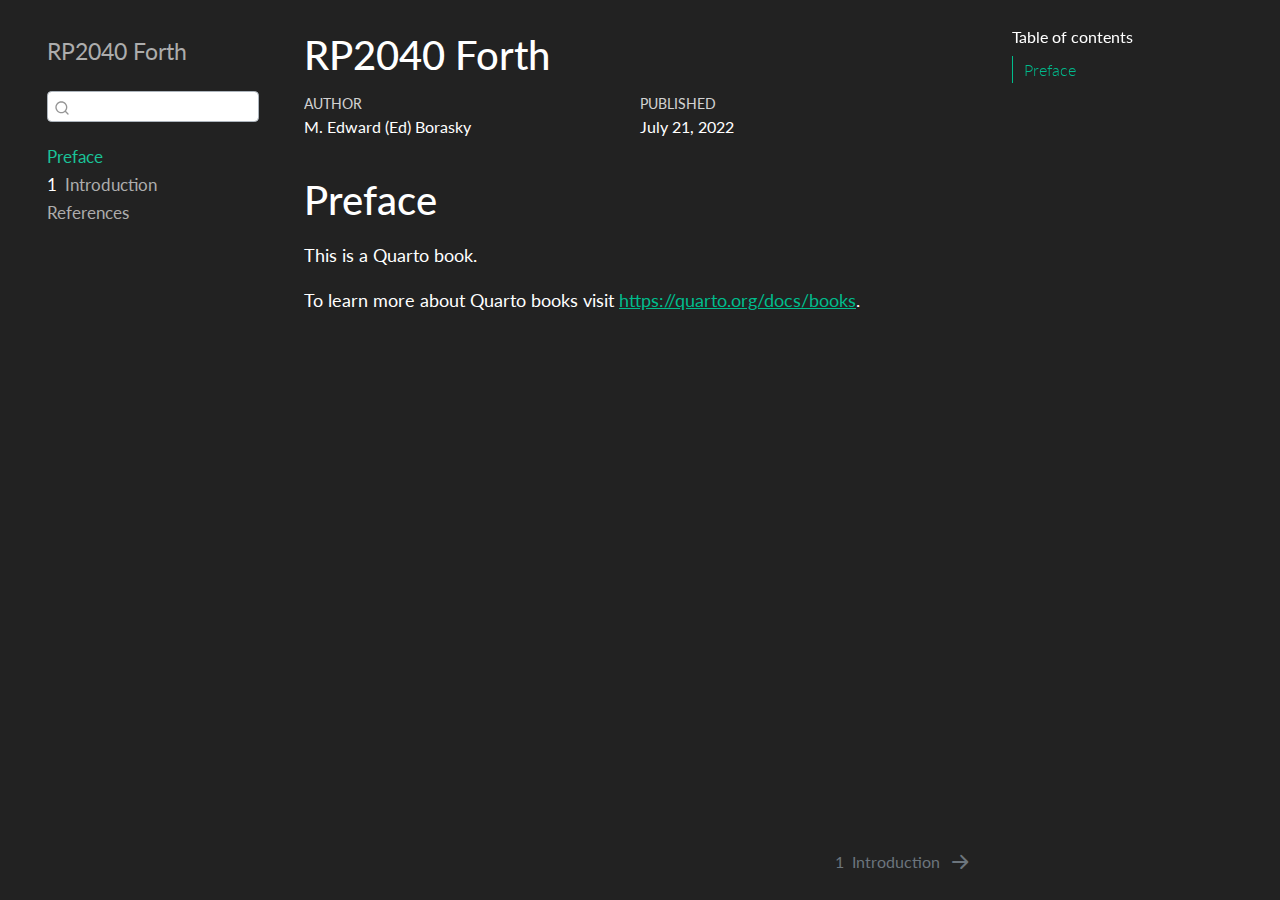
<file: Raspberry Pi Pico Forth/_book/index.html>
<!DOCTYPE html>
<html xmlns="http://www.w3.org/1999/xhtml" lang="en" xml:lang="en"><head>

<meta charset="utf-8">
<meta name="generator" content="quarto-0.9.655">

<meta name="viewport" content="width=device-width, initial-scale=1.0, user-scalable=yes">

<meta name="author" content="M. Edward (Ed) Borasky">
<meta name="dcterms.date" content="2022-07-21">

<title>RP2040 Forth</title>
<style>
code{white-space: pre-wrap;}
span.smallcaps{font-variant: small-caps;}
span.underline{text-decoration: underline;}
div.column{display: inline-block; vertical-align: top; width: 50%;}
div.hanging-indent{margin-left: 1.5em; text-indent: -1.5em;}
ul.task-list{list-style: none;}
</style>


<script src="site_libs/quarto-nav/quarto-nav.js"></script>
<script src="site_libs/quarto-nav/headroom.min.js"></script>
<script src="site_libs/clipboard/clipboard.min.js"></script>
<script src="site_libs/quarto-search/autocomplete.umd.js"></script>
<script src="site_libs/quarto-search/fuse.min.js"></script>
<script src="site_libs/quarto-search/quarto-search.js"></script>
<meta name="quarto:offset" content="./">
<link href="./intro.html" rel="next">
<script src="site_libs/quarto-html/quarto.js"></script>
<script src="site_libs/quarto-html/popper.min.js"></script>
<script src="site_libs/quarto-html/tippy.umd.min.js"></script>
<script src="site_libs/quarto-html/anchor.min.js"></script>
<link href="site_libs/quarto-html/tippy.css" rel="stylesheet">
<link href="site_libs/quarto-html/quarto-syntax-highlighting-dark.css" rel="stylesheet" id="quarto-text-highlighting-styles">
<script src="site_libs/bootstrap/bootstrap.min.js"></script>
<link href="site_libs/bootstrap/bootstrap-icons.css" rel="stylesheet">
<link href="site_libs/bootstrap/bootstrap.min.css" rel="stylesheet">
<script id="quarto-search-options" type="application/json">{
  "location": "sidebar",
  "copy-button": false,
  "collapse-after": 3,
  "panel-placement": "start",
  "type": "textbox",
  "limit": 20,
  "language": {
    "search-no-results-text": "No results",
    "search-matching-documents-text": "matching documents",
    "search-copy-link-title": "Copy link to search",
    "search-hide-matches-text": "Hide additional matches",
    "search-more-match-text": "more match in this document",
    "search-more-matches-text": "more matches in this document",
    "search-clear-button-title": "Clear",
    "search-detached-cancel-button-title": "Cancel",
    "search-submit-button-title": "Submit"
  }
}</script>


</head>

<body class="nav-sidebar floating">

<div id="quarto-search-results"></div>
  <header id="quarto-header" class="headroom fixed-top">
  <nav class="quarto-secondary-nav" data-bs-toggle="collapse" data-bs-target="#quarto-sidebar" aria-controls="quarto-sidebar" aria-expanded="false" aria-label="Toggle sidebar navigation" onclick="if (window.quartoToggleHeadroom) { window.quartoToggleHeadroom(); }">
    <div class="container-fluid d-flex justify-content-between">
      <h1 class="quarto-secondary-nav-title">RP2040 Forth</h1>
      <button type="button" class="quarto-btn-toggle btn" aria-label="Show secondary navigation">
        <i class="bi bi-chevron-right"></i>
      </button>
    </div>
  </nav>
</header>
<!-- content -->
<div id="quarto-content" class="quarto-container page-columns page-rows-contents page-layout-article">
<!-- sidebar -->
  <nav id="quarto-sidebar" class="sidebar collapse sidebar-navigation floating overflow-auto">
    <div class="pt-lg-2 mt-2 text-left sidebar-header">
    <div class="sidebar-title mb-0 py-0">
      <a href="./">RP2040 Forth</a> 
    </div>
      </div>
      <div class="mt-2 flex-shrink-0 align-items-center">
        <div class="sidebar-search">
        <div id="quarto-search" class="" title="Search"></div>
        </div>
      </div>
    <div class="sidebar-menu-container"> 
    <ul class="list-unstyled mt-1">
        <li class="sidebar-item">
  <div class="sidebar-item-container"> 
  <a href="./index.html" class="sidebar-item-text sidebar-link active">Preface</a>
  </div>
</li>
        <li class="sidebar-item">
  <div class="sidebar-item-container"> 
  <a href="./intro.html" class="sidebar-item-text sidebar-link"><span class="chapter-number">1</span>&nbsp; <span class="chapter-title">Introduction</span></a>
  </div>
</li>
        <li class="sidebar-item">
  <div class="sidebar-item-container"> 
  <a href="./references.html" class="sidebar-item-text sidebar-link">References</a>
  </div>
</li>
    </ul>
    </div>
</nav>
<!-- margin-sidebar -->
    <div id="quarto-margin-sidebar" class="sidebar margin-sidebar">
        <nav id="TOC" role="doc-toc">
    <h2 id="toc-title">Table of contents</h2>
   
  <ul>
  <li><a href="#preface" id="toc-preface" class="nav-link active" data-scroll-target="#preface">Preface</a></li>
  </ul>
</nav>
    </div>
<!-- main -->
<main class="content" id="quarto-document-content">

<header id="title-block-header" class="quarto-title-block default">
<div class="quarto-title">
<h1 class="title d-none d-lg-block">RP2040 Forth</h1>
</div>



<div class="quarto-title-meta">

    <div>
    <div class="quarto-title-meta-heading">Author</div>
    <div class="quarto-title-meta-contents">
             <p>M. Edward (Ed) Borasky </p>
          </div>
  </div>
    
    <div>
    <div class="quarto-title-meta-heading">Published</div>
    <div class="quarto-title-meta-contents">
      <p class="date">July 21, 2022</p>
    </div>
  </div>
    
  </div>
  

</header>

<section id="preface" class="level1 unnumbered">
<h1 class="unnumbered">Preface</h1>
<p>This is a Quarto book.</p>
<p>To learn more about Quarto books visit <a href="https://quarto.org/docs/books" class="uri">https://quarto.org/docs/books</a>.</p>


</section>

</main> <!-- /main -->
<script id="quarto-html-after-body" type="application/javascript">
window.document.addEventListener("DOMContentLoaded", function (event) {
  const icon = "";
  const anchorJS = new window.AnchorJS();
  anchorJS.options = {
    placement: 'right',
    icon: icon
  };
  anchorJS.add('.anchored');
  const clipboard = new window.ClipboardJS('.code-copy-button', {
    target: function(trigger) {
      return trigger.previousElementSibling;
    }
  });
  clipboard.on('success', function(e) {
    // button target
    const button = e.trigger;
    // don't keep focus
    button.blur();
    // flash "checked"
    button.classList.add('code-copy-button-checked');
    var currentTitle = button.getAttribute("title");
    button.setAttribute("title", "Copied!");
    setTimeout(function() {
      button.setAttribute("title", currentTitle);
      button.classList.remove('code-copy-button-checked');
    }, 1000);
    // clear code selection
    e.clearSelection();
  });
  function tippyHover(el, contentFn) {
    const config = {
      allowHTML: true,
      content: contentFn,
      maxWidth: 500,
      delay: 100,
      arrow: false,
      appendTo: function(el) {
          return el.parentElement;
      },
      interactive: true,
      interactiveBorder: 10,
      theme: 'quarto',
      placement: 'bottom-start'
    };
    window.tippy(el, config); 
  }
  const noterefs = window.document.querySelectorAll('a[role="doc-noteref"]');
  for (var i=0; i<noterefs.length; i++) {
    const ref = noterefs[i];
    tippyHover(ref, function() {
      let href = ref.getAttribute('href');
      try { href = new URL(href).hash; } catch {}
      const id = href.replace(/^#\/?/, "");
      const note = window.document.getElementById(id);
      return note.innerHTML;
    });
  }
  var bibliorefs = window.document.querySelectorAll('a[role="doc-biblioref"]');
  for (var i=0; i<bibliorefs.length; i++) {
    const ref = bibliorefs[i];
    const cites = ref.parentNode.getAttribute('data-cites').split(' ');
    tippyHover(ref, function() {
      var popup = window.document.createElement('div');
      cites.forEach(function(cite) {
        var citeDiv = window.document.createElement('div');
        citeDiv.classList.add('hanging-indent');
        citeDiv.classList.add('csl-entry');
        var biblioDiv = window.document.getElementById('ref-' + cite);
        if (biblioDiv) {
          citeDiv.innerHTML = biblioDiv.innerHTML;
        }
        popup.appendChild(citeDiv);
      });
      return popup.innerHTML;
    });
  }
});
</script>
<nav class="page-navigation">
  <div class="nav-page nav-page-previous">
  </div>
  <div class="nav-page nav-page-next">
      <a href="./intro.html" class="pagination-link">
        <span class="nav-page-text"><span class="chapter-number">1</span>&nbsp; <span class="chapter-title">Introduction</span></span> <i class="bi bi-arrow-right-short"></i>
      </a>
  </div>
</nav>
</div> <!-- /content -->



</body></html>
</file>
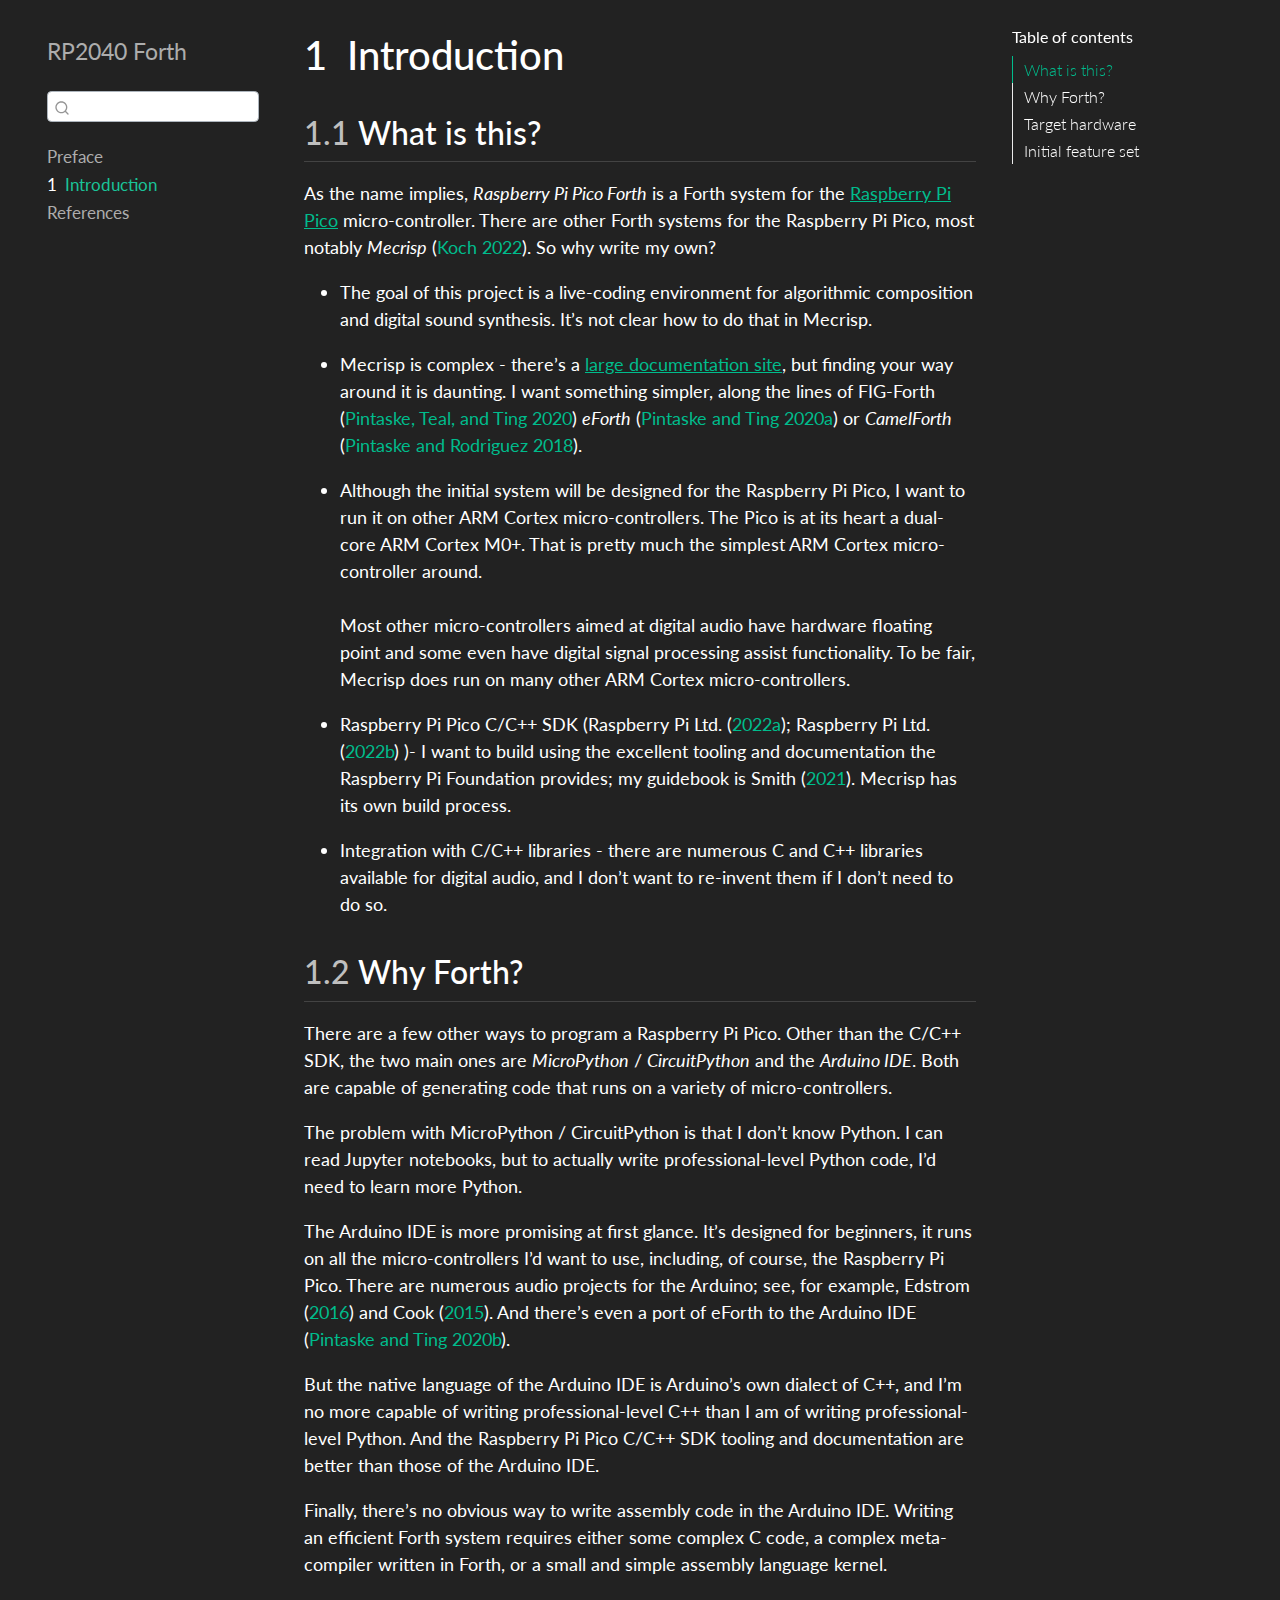
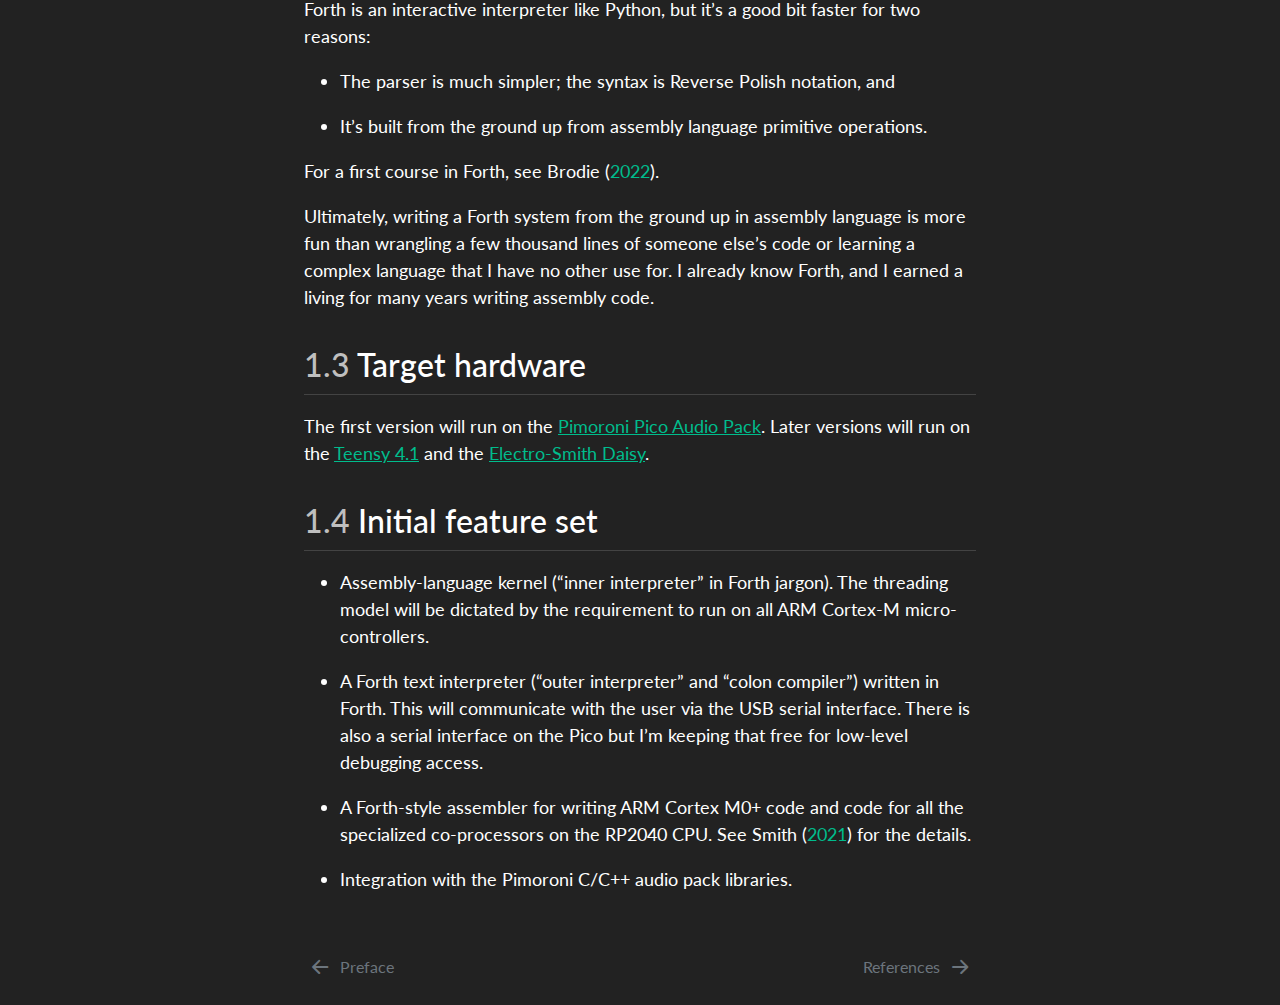
<file: Raspberry Pi Pico Forth/_book/intro.html>
<!DOCTYPE html>
<html xmlns="http://www.w3.org/1999/xhtml" lang="en" xml:lang="en"><head>

<meta charset="utf-8">
<meta name="generator" content="quarto-0.9.655">

<meta name="viewport" content="width=device-width, initial-scale=1.0, user-scalable=yes">


<title>RP2040 Forth - 1&nbsp; Introduction</title>
<style>
code{white-space: pre-wrap;}
span.smallcaps{font-variant: small-caps;}
span.underline{text-decoration: underline;}
div.column{display: inline-block; vertical-align: top; width: 50%;}
div.hanging-indent{margin-left: 1.5em; text-indent: -1.5em;}
ul.task-list{list-style: none;}
div.csl-bib-body { }
div.csl-entry {
  clear: both;
}
.hanging div.csl-entry {
  margin-left:2em;
  text-indent:-2em;
}
div.csl-left-margin {
  min-width:2em;
  float:left;
}
div.csl-right-inline {
  margin-left:2em;
  padding-left:1em;
}
div.csl-indent {
  margin-left: 2em;
}
</style>


<script src="site_libs/quarto-nav/quarto-nav.js"></script>
<script src="site_libs/quarto-nav/headroom.min.js"></script>
<script src="site_libs/clipboard/clipboard.min.js"></script>
<script src="site_libs/quarto-search/autocomplete.umd.js"></script>
<script src="site_libs/quarto-search/fuse.min.js"></script>
<script src="site_libs/quarto-search/quarto-search.js"></script>
<meta name="quarto:offset" content="./">
<link href="./references.html" rel="next">
<link href="./index.html" rel="prev">
<script src="site_libs/quarto-html/quarto.js"></script>
<script src="site_libs/quarto-html/popper.min.js"></script>
<script src="site_libs/quarto-html/tippy.umd.min.js"></script>
<script src="site_libs/quarto-html/anchor.min.js"></script>
<link href="site_libs/quarto-html/tippy.css" rel="stylesheet">
<link href="site_libs/quarto-html/quarto-syntax-highlighting-dark.css" rel="stylesheet" id="quarto-text-highlighting-styles">
<script src="site_libs/bootstrap/bootstrap.min.js"></script>
<link href="site_libs/bootstrap/bootstrap-icons.css" rel="stylesheet">
<link href="site_libs/bootstrap/bootstrap.min.css" rel="stylesheet">
<script id="quarto-search-options" type="application/json">{
  "location": "sidebar",
  "copy-button": false,
  "collapse-after": 3,
  "panel-placement": "start",
  "type": "textbox",
  "limit": 20,
  "language": {
    "search-no-results-text": "No results",
    "search-matching-documents-text": "matching documents",
    "search-copy-link-title": "Copy link to search",
    "search-hide-matches-text": "Hide additional matches",
    "search-more-match-text": "more match in this document",
    "search-more-matches-text": "more matches in this document",
    "search-clear-button-title": "Clear",
    "search-detached-cancel-button-title": "Cancel",
    "search-submit-button-title": "Submit"
  }
}</script>


</head>

<body class="nav-sidebar floating">

<div id="quarto-search-results"></div>
  <header id="quarto-header" class="headroom fixed-top">
  <nav class="quarto-secondary-nav" data-bs-toggle="collapse" data-bs-target="#quarto-sidebar" aria-controls="quarto-sidebar" aria-expanded="false" aria-label="Toggle sidebar navigation" onclick="if (window.quartoToggleHeadroom) { window.quartoToggleHeadroom(); }">
    <div class="container-fluid d-flex justify-content-between">
      <h1 class="quarto-secondary-nav-title"><span class="chapter-number">1</span>&nbsp; <span class="chapter-title">Introduction</span></h1>
      <button type="button" class="quarto-btn-toggle btn" aria-label="Show secondary navigation">
        <i class="bi bi-chevron-right"></i>
      </button>
    </div>
  </nav>
</header>
<!-- content -->
<div id="quarto-content" class="quarto-container page-columns page-rows-contents page-layout-article">
<!-- sidebar -->
  <nav id="quarto-sidebar" class="sidebar collapse sidebar-navigation floating overflow-auto">
    <div class="pt-lg-2 mt-2 text-left sidebar-header">
    <div class="sidebar-title mb-0 py-0">
      <a href="./">RP2040 Forth</a> 
    </div>
      </div>
      <div class="mt-2 flex-shrink-0 align-items-center">
        <div class="sidebar-search">
        <div id="quarto-search" class="" title="Search"></div>
        </div>
      </div>
    <div class="sidebar-menu-container"> 
    <ul class="list-unstyled mt-1">
        <li class="sidebar-item">
  <div class="sidebar-item-container"> 
  <a href="./index.html" class="sidebar-item-text sidebar-link">Preface</a>
  </div>
</li>
        <li class="sidebar-item">
  <div class="sidebar-item-container"> 
  <a href="./intro.html" class="sidebar-item-text sidebar-link active"><span class="chapter-number">1</span>&nbsp; <span class="chapter-title">Introduction</span></a>
  </div>
</li>
        <li class="sidebar-item">
  <div class="sidebar-item-container"> 
  <a href="./references.html" class="sidebar-item-text sidebar-link">References</a>
  </div>
</li>
    </ul>
    </div>
</nav>
<!-- margin-sidebar -->
    <div id="quarto-margin-sidebar" class="sidebar margin-sidebar">
        <nav id="TOC" role="doc-toc">
    <h2 id="toc-title">Table of contents</h2>
   
  <ul>
  <li><a href="#what-is-this" id="toc-what-is-this" class="nav-link active" data-scroll-target="#what-is-this"> <span class="header-section-number">1.1</span> What is this?</a></li>
  <li><a href="#why-forth" id="toc-why-forth" class="nav-link" data-scroll-target="#why-forth"> <span class="header-section-number">1.2</span> Why Forth?</a></li>
  <li><a href="#target-hardware" id="toc-target-hardware" class="nav-link" data-scroll-target="#target-hardware"> <span class="header-section-number">1.3</span> Target hardware</a></li>
  <li><a href="#initial-feature-set" id="toc-initial-feature-set" class="nav-link" data-scroll-target="#initial-feature-set"> <span class="header-section-number">1.4</span> Initial feature set</a></li>
  </ul>
</nav>
    </div>
<!-- main -->
<main class="content" id="quarto-document-content">

<header id="title-block-header" class="quarto-title-block default">
<div class="quarto-title">
<h1 class="title d-none d-lg-block"><span class="chapter-number">1</span>&nbsp; <span class="chapter-title">Introduction</span></h1>
</div>



<div class="quarto-title-meta">

    
    
  </div>
  

</header>

<section id="what-is-this" class="level2" data-number="1.1">
<h2 data-number="1.1" class="anchored" data-anchor-id="what-is-this"><span class="header-section-number">1.1</span> What is this?</h2>
<p>As the name implies, <em>Raspberry Pi Pico Forth</em> is a Forth system for the <a href="https://www.raspberrypi.com/documentation/microcontrollers/raspberry-pi-pico.html" title="Raspberry Pi Pico and Pico W">Raspberry Pi Pico</a> micro-controller. There are other Forth systems for the Raspberry Pi Pico, most notably <em>Mecrisp</em> <span class="citation" data-cites="koch2022">(<a href="references.html#ref-koch2022" role="doc-biblioref">Koch 2022</a>)</span>. So why write my own?</p>
<ul>
<li><p>The goal of this project is a live-coding environment for algorithmic composition and digital sound synthesis. It’s not clear how to do that in Mecrisp.</p></li>
<li><p>Mecrisp is complex - there’s a <a href="https://mecrisp-stellaris-folkdoc.sourceforge.io/" title="Mecrisp Stellaris Unofficial UserDoc">large documentation site</a>, but finding your way around it is daunting. I want something simpler, along the lines of FIG-Forth <span class="citation" data-cites="pintaske2020fig">(<a href="references.html#ref-pintaske2020fig" role="doc-biblioref">Pintaske, Teal, and Ting 2020</a>)</span> <em>eForth</em> <span class="citation" data-cites="pintaske2020eforth">(<a href="references.html#ref-pintaske2020eforth" role="doc-biblioref">Pintaske and Ting 2020a</a>)</span> or <em>CamelForth</em> <span class="citation" data-cites="pintaske2018moving">(<a href="references.html#ref-pintaske2018moving" role="doc-biblioref">Pintaske and Rodriguez 2018</a>)</span>.</p></li>
<li><p>Although the initial system will be designed for the Raspberry Pi Pico, I want to run it on other ARM Cortex micro-controllers. The Pico is at its heart a dual-core ARM Cortex M0+. That is pretty much the simplest ARM Cortex micro-controller around.<br>
<br>
Most other micro-controllers aimed at digital audio have hardware floating point and some even have digital signal processing assist functionality. To be fair, Mecrisp does run on many other ARM Cortex micro-controllers.</p></li>
<li><p>Raspberry Pi Pico C/C++ SDK (<span class="citation" data-cites="pico2022a">Raspberry Pi Ltd. (<a href="references.html#ref-pico2022a" role="doc-biblioref">2022a</a>)</span>; <span class="citation" data-cites="pico2022b">Raspberry Pi Ltd. (<a href="references.html#ref-pico2022b" role="doc-biblioref">2022b</a>)</span> )- I want to build using the excellent tooling and documentation the Raspberry Pi Foundation provides; my guidebook is <span class="citation" data-cites="smith2021rp2040">Smith (<a href="references.html#ref-smith2021rp2040" role="doc-biblioref">2021</a>)</span>. Mecrisp has its own build process.</p></li>
<li><p>Integration with C/C++ libraries - there are numerous C and C++ libraries available for digital audio, and I don’t want to re-invent them if I don’t need to do so.</p></li>
</ul>
</section>
<section id="why-forth" class="level2" data-number="1.2">
<h2 data-number="1.2" class="anchored" data-anchor-id="why-forth"><span class="header-section-number">1.2</span> Why Forth?</h2>
<p>There are a few other ways to program a Raspberry Pi Pico. Other than the C/C++ SDK, the two main ones are <em>MicroPython</em> / <em>CircuitPython</em> and the <em>Arduino IDE</em>. Both are capable of generating code that runs on a variety of micro-controllers.</p>
<p>The problem with MicroPython / CircuitPython is that I don’t know Python. I can read Jupyter notebooks, but to actually write professional-level Python code, I’d need to learn more Python.</p>
<p>The Arduino IDE is more promising at first glance. It’s designed for beginners, it runs on all the micro-controllers I’d want to use, including, of course, the Raspberry Pi Pico. There are numerous audio projects for the Arduino; see, for example, <span class="citation" data-cites="edstrom2016arduino">Edstrom (<a href="references.html#ref-edstrom2016arduino" role="doc-biblioref">2016</a>)</span> and <span class="citation" data-cites="cook2015arduino">Cook (<a href="references.html#ref-cook2015arduino" role="doc-biblioref">2015</a>)</span>. And there’s even a port of eForth to the Arduino IDE <span class="citation" data-cites="pintaske2020eforthard">(<a href="references.html#ref-pintaske2020eforthard" role="doc-biblioref">Pintaske and Ting 2020b</a>)</span>.</p>
<p>But the native language of the Arduino IDE is Arduino’s own dialect of C++, and I’m no more capable of writing professional-level C++ than I am of writing professional-level Python. And the Raspberry Pi Pico C/C++ SDK tooling and documentation are better than those of the Arduino IDE.</p>
<p>Finally, there’s no obvious way to write assembly code in the Arduino IDE. Writing an efficient Forth system requires either some complex C code, a complex meta-compiler written in Forth, or a small and simple assembly language kernel.</p>
<p>Forth is an interactive interpreter like Python, but it’s a good bit faster for two reasons:</p>
<ul>
<li><p>The parser is much simpler; the syntax is Reverse Polish notation, and</p></li>
<li><p>It’s built from the ground up from assembly language primitive operations.</p></li>
</ul>
<p>For a first course in Forth, see <span class="citation" data-cites="brodie2022">Brodie (<a href="references.html#ref-brodie2022" role="doc-biblioref">2022</a>)</span>.</p>
<p>Ultimately, writing a Forth system from the ground up in assembly language is more fun than wrangling a few thousand lines of someone else’s code or learning a complex language that I have no other use for. I already know Forth, and I earned a living for many years writing assembly code.</p>
</section>
<section id="target-hardware" class="level2" data-number="1.3">
<h2 data-number="1.3" class="anchored" data-anchor-id="target-hardware"><span class="header-section-number">1.3</span> Target hardware</h2>
<p>The first version will run on the <a href="https://shop.pimoroni.com/products/pico-audio-pack?variant=32369490853971">Pimoroni Pico Audio Pack</a>. Later versions will run on the <a href="https://www.pjrc.com/store/teensy41.html">Teensy 4.1</a> and the <a href="https://www.electro-smith.com/daisy">Electro-Smith Daisy</a>.</p>
</section>
<section id="initial-feature-set" class="level2" data-number="1.4">
<h2 data-number="1.4" class="anchored" data-anchor-id="initial-feature-set"><span class="header-section-number">1.4</span> Initial feature set</h2>
<ul>
<li><p>Assembly-language kernel (“inner interpreter” in Forth jargon). The threading model will be dictated by the requirement to run on all ARM Cortex-M micro-controllers.</p></li>
<li><p>A Forth text interpreter (“outer interpreter” and “colon compiler”) written in Forth. This will communicate with the user via the USB serial interface. There is also a serial interface on the Pico but I’m keeping that free for low-level debugging access.</p></li>
<li><p>A Forth-style assembler for writing ARM Cortex M0+ code and code for all the specialized co-processors on the RP2040 CPU. See <span class="citation" data-cites="smith2021rp2040">Smith (<a href="references.html#ref-smith2021rp2040" role="doc-biblioref">2021</a>)</span> for the details.</p></li>
<li><p>Integration with the Pimoroni C/C++ audio pack libraries.</p></li>
</ul>


<div id="refs" class="references csl-bib-body hanging-indent" role="doc-bibliography" style="display: none">
<div id="ref-brodie2022" class="csl-entry" role="doc-biblioentry">
Brodie, Leo. 2022. <span>“Starting Forth.”</span> Forth, Inc. <a href="https://www.forth.com/starting-forth/">https://www.forth.com/starting-forth/</a>.
</div>
<div id="ref-cook2015arduino" class="csl-entry" role="doc-biblioentry">
Cook, M. 2015. <em>Arduino Music and Audio Projects</em>. Technology in Action Series. Apress. <a href="https://books.google.com/books?id=kK1PCwAAQBAJ">https://books.google.com/books?id=kK1PCwAAQBAJ</a>.
</div>
<div id="ref-edstrom2016arduino" class="csl-entry" role="doc-biblioentry">
Edstrom, B. 2016. <em>Arduino for Musicians: A Complete Guide to Arduino and Teensy Microcontrollers</em>. Oxford University Press. <a href="https://books.google.com/books?id=WYLnCwAAQBAJ">https://books.google.com/books?id=WYLnCwAAQBAJ</a>.
</div>
<div id="ref-koch2022" class="csl-entry" role="doc-biblioentry">
Koch, Matthias. 2022. <span>“<span class="nocase">Mecrisp - Native code Forth for MSP430 and ARM Cortex</span>.”</span> <a href="http://mecrisp.sourceforge.net/">http://mecrisp.sourceforge.net/</a>.
</div>
<div id="ref-pintaske2018moving" class="csl-entry" role="doc-biblioentry">
Pintaske, J., and B. Rodriguez. 2018. <em>Moving Forth - Internals and TTL Processor: Forth Internals</em>. Amazon Digital Services LLC - Kdp Print Us. <a href="https://books.google.com/books?id=RGqhxgEACAAJ">https://books.google.com/books?id=RGqhxgEACAAJ</a>.
</div>
<div id="ref-pintaske2020fig" class="csl-entry" role="doc-biblioentry">
Pintaske, J., S. Teal, and C. H. Ting. 2020. <em>FIG-Forth Manual: Documentation and Test in 1802 IP</em>. Independently Published. <a href="https://books.google.com/books?id=oFCVzQEACAAJ">https://books.google.com/books?id=oFCVzQEACAAJ</a>.
</div>
<div id="ref-pintaske2020eforth" class="csl-entry" role="doc-biblioentry">
Pintaske, J., and C. H. Ting. 2020a. <em>EForth and Zen - 3rd Edition 2017: With 32-Bit 86eForth V5.2 for Visual Studio 2015</em>. Independently Published. <a href="https://books.google.com/books?id=ipi9zQEACAAJ">https://books.google.com/books?id=ipi9zQEACAAJ</a>.
</div>
<div id="ref-pintaske2020eforthard" class="csl-entry" role="doc-biblioentry">
———. 2020b. <em>EForth as Arduino Sketch: No Extra Programmer</em>. Independently Published. <a href="https://books.google.com/books?id=FPGazQEACAAJ">https://books.google.com/books?id=FPGazQEACAAJ</a>.
</div>
<div id="ref-pico2022a" class="csl-entry" role="doc-biblioentry">
Raspberry Pi Ltd. 2022a. <span>“<span class="nocase">Getting started with Raspberry Pi Pico</span>.”</span> <a href="https://datasheets.raspberrypi.com/pico/getting-started-with-pico.pdf">https://datasheets.raspberrypi.com/pico/getting-started-with-pico.pdf</a>.
</div>
<div id="ref-pico2022b" class="csl-entry" role="doc-biblioentry">
———. 2022b. <span>“<span>Raspberry Pi Pico C/C++ SDK</span>.”</span> <a href="https://datasheets.raspberrypi.com/pico/raspberry-pi-pico-c-sdk.pdf">https://datasheets.raspberrypi.com/pico/raspberry-pi-pico-c-sdk.pdf</a>.
</div>
<div id="ref-smith2021rp2040" class="csl-entry" role="doc-biblioentry">
Smith, S. 2021. <em><span class="nocase">RP2040 Assembly Language Programming: ARM Cortex-M0+ on the Raspberry Pi Pico</span></em>. Apress. <a href="https://books.google.com/books?id=lUyazgEACAAJ">https://books.google.com/books?id=lUyazgEACAAJ</a>.
</div>
</div>
</section>

</main> <!-- /main -->
<script id="quarto-html-after-body" type="application/javascript">
window.document.addEventListener("DOMContentLoaded", function (event) {
  const icon = "";
  const anchorJS = new window.AnchorJS();
  anchorJS.options = {
    placement: 'right',
    icon: icon
  };
  anchorJS.add('.anchored');
  const clipboard = new window.ClipboardJS('.code-copy-button', {
    target: function(trigger) {
      return trigger.previousElementSibling;
    }
  });
  clipboard.on('success', function(e) {
    // button target
    const button = e.trigger;
    // don't keep focus
    button.blur();
    // flash "checked"
    button.classList.add('code-copy-button-checked');
    var currentTitle = button.getAttribute("title");
    button.setAttribute("title", "Copied!");
    setTimeout(function() {
      button.setAttribute("title", currentTitle);
      button.classList.remove('code-copy-button-checked');
    }, 1000);
    // clear code selection
    e.clearSelection();
  });
  function tippyHover(el, contentFn) {
    const config = {
      allowHTML: true,
      content: contentFn,
      maxWidth: 500,
      delay: 100,
      arrow: false,
      appendTo: function(el) {
          return el.parentElement;
      },
      interactive: true,
      interactiveBorder: 10,
      theme: 'quarto',
      placement: 'bottom-start'
    };
    window.tippy(el, config); 
  }
  const noterefs = window.document.querySelectorAll('a[role="doc-noteref"]');
  for (var i=0; i<noterefs.length; i++) {
    const ref = noterefs[i];
    tippyHover(ref, function() {
      let href = ref.getAttribute('href');
      try { href = new URL(href).hash; } catch {}
      const id = href.replace(/^#\/?/, "");
      const note = window.document.getElementById(id);
      return note.innerHTML;
    });
  }
  var bibliorefs = window.document.querySelectorAll('a[role="doc-biblioref"]');
  for (var i=0; i<bibliorefs.length; i++) {
    const ref = bibliorefs[i];
    const cites = ref.parentNode.getAttribute('data-cites').split(' ');
    tippyHover(ref, function() {
      var popup = window.document.createElement('div');
      cites.forEach(function(cite) {
        var citeDiv = window.document.createElement('div');
        citeDiv.classList.add('hanging-indent');
        citeDiv.classList.add('csl-entry');
        var biblioDiv = window.document.getElementById('ref-' + cite);
        if (biblioDiv) {
          citeDiv.innerHTML = biblioDiv.innerHTML;
        }
        popup.appendChild(citeDiv);
      });
      return popup.innerHTML;
    });
  }
});
</script>
<nav class="page-navigation">
  <div class="nav-page nav-page-previous">
      <a href="./index.html" class="pagination-link">
        <i class="bi bi-arrow-left-short"></i> <span class="nav-page-text">Preface</span>
      </a>          
  </div>
  <div class="nav-page nav-page-next">
      <a href="./references.html" class="pagination-link">
        <span class="nav-page-text">References</span> <i class="bi bi-arrow-right-short"></i>
      </a>
  </div>
</nav>
</div> <!-- /content -->



</body></html>
</file>
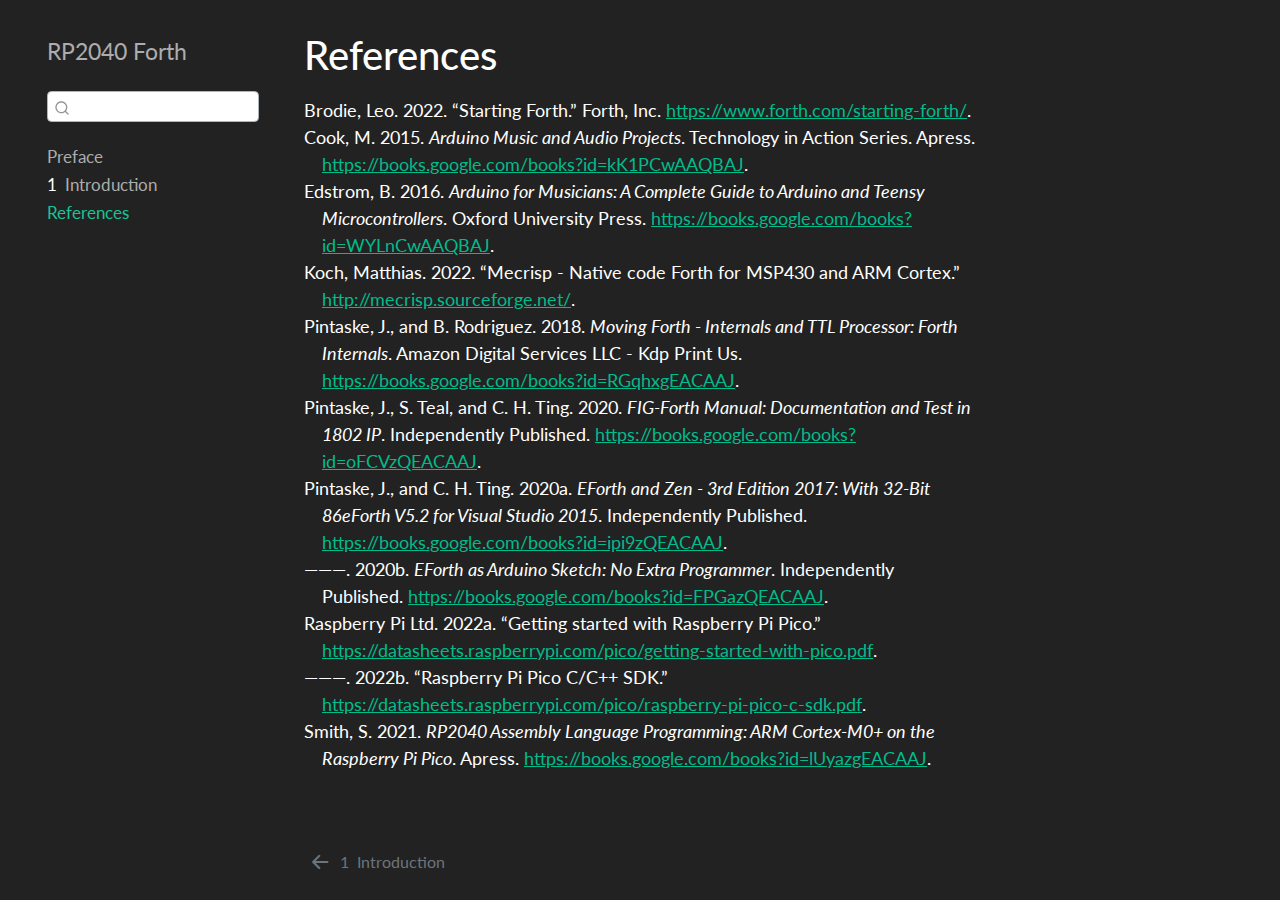
<file: Raspberry Pi Pico Forth/_book/references.html>
<!DOCTYPE html>
<html xmlns="http://www.w3.org/1999/xhtml" lang="en" xml:lang="en"><head>

<meta charset="utf-8">
<meta name="generator" content="quarto-0.9.655">

<meta name="viewport" content="width=device-width, initial-scale=1.0, user-scalable=yes">


<title>RP2040 Forth - References</title>
<style>
code{white-space: pre-wrap;}
span.smallcaps{font-variant: small-caps;}
span.underline{text-decoration: underline;}
div.column{display: inline-block; vertical-align: top; width: 50%;}
div.hanging-indent{margin-left: 1.5em; text-indent: -1.5em;}
ul.task-list{list-style: none;}
div.csl-bib-body { }
div.csl-entry {
  clear: both;
}
.hanging div.csl-entry {
  margin-left:2em;
  text-indent:-2em;
}
div.csl-left-margin {
  min-width:2em;
  float:left;
}
div.csl-right-inline {
  margin-left:2em;
  padding-left:1em;
}
div.csl-indent {
  margin-left: 2em;
}
</style>


<script src="site_libs/quarto-nav/quarto-nav.js"></script>
<script src="site_libs/quarto-nav/headroom.min.js"></script>
<script src="site_libs/clipboard/clipboard.min.js"></script>
<script src="site_libs/quarto-search/autocomplete.umd.js"></script>
<script src="site_libs/quarto-search/fuse.min.js"></script>
<script src="site_libs/quarto-search/quarto-search.js"></script>
<meta name="quarto:offset" content="./">
<link href="./intro.html" rel="prev">
<script src="site_libs/quarto-html/quarto.js"></script>
<script src="site_libs/quarto-html/popper.min.js"></script>
<script src="site_libs/quarto-html/tippy.umd.min.js"></script>
<script src="site_libs/quarto-html/anchor.min.js"></script>
<link href="site_libs/quarto-html/tippy.css" rel="stylesheet">
<link href="site_libs/quarto-html/quarto-syntax-highlighting-dark.css" rel="stylesheet" id="quarto-text-highlighting-styles">
<script src="site_libs/bootstrap/bootstrap.min.js"></script>
<link href="site_libs/bootstrap/bootstrap-icons.css" rel="stylesheet">
<link href="site_libs/bootstrap/bootstrap.min.css" rel="stylesheet">
<script id="quarto-search-options" type="application/json">{
  "location": "sidebar",
  "copy-button": false,
  "collapse-after": 3,
  "panel-placement": "start",
  "type": "textbox",
  "limit": 20,
  "language": {
    "search-no-results-text": "No results",
    "search-matching-documents-text": "matching documents",
    "search-copy-link-title": "Copy link to search",
    "search-hide-matches-text": "Hide additional matches",
    "search-more-match-text": "more match in this document",
    "search-more-matches-text": "more matches in this document",
    "search-clear-button-title": "Clear",
    "search-detached-cancel-button-title": "Cancel",
    "search-submit-button-title": "Submit"
  }
}</script>


</head>

<body class="nav-sidebar floating">

<div id="quarto-search-results"></div>
  <header id="quarto-header" class="headroom fixed-top">
  <nav class="quarto-secondary-nav" data-bs-toggle="collapse" data-bs-target="#quarto-sidebar" aria-controls="quarto-sidebar" aria-expanded="false" aria-label="Toggle sidebar navigation" onclick="if (window.quartoToggleHeadroom) { window.quartoToggleHeadroom(); }">
    <div class="container-fluid d-flex justify-content-between">
      <h1 class="quarto-secondary-nav-title">References</h1>
      <button type="button" class="quarto-btn-toggle btn" aria-label="Show secondary navigation">
        <i class="bi bi-chevron-right"></i>
      </button>
    </div>
  </nav>
</header>
<!-- content -->
<div id="quarto-content" class="quarto-container page-columns page-rows-contents page-layout-article">
<!-- sidebar -->
  <nav id="quarto-sidebar" class="sidebar collapse sidebar-navigation floating overflow-auto">
    <div class="pt-lg-2 mt-2 text-left sidebar-header">
    <div class="sidebar-title mb-0 py-0">
      <a href="./">RP2040 Forth</a> 
    </div>
      </div>
      <div class="mt-2 flex-shrink-0 align-items-center">
        <div class="sidebar-search">
        <div id="quarto-search" class="" title="Search"></div>
        </div>
      </div>
    <div class="sidebar-menu-container"> 
    <ul class="list-unstyled mt-1">
        <li class="sidebar-item">
  <div class="sidebar-item-container"> 
  <a href="./index.html" class="sidebar-item-text sidebar-link">Preface</a>
  </div>
</li>
        <li class="sidebar-item">
  <div class="sidebar-item-container"> 
  <a href="./intro.html" class="sidebar-item-text sidebar-link"><span class="chapter-number">1</span>&nbsp; <span class="chapter-title">Introduction</span></a>
  </div>
</li>
        <li class="sidebar-item">
  <div class="sidebar-item-container"> 
  <a href="./references.html" class="sidebar-item-text sidebar-link active">References</a>
  </div>
</li>
    </ul>
    </div>
</nav>
<!-- margin-sidebar -->
    <div id="quarto-margin-sidebar" class="sidebar margin-sidebar">
        
    </div>
<!-- main -->
<main class="content" id="quarto-document-content">

<header id="title-block-header" class="quarto-title-block default">
<div class="quarto-title">
<h1 class="title d-none d-lg-block">References</h1>
</div>



<div class="quarto-title-meta">

    
    
  </div>
  

</header>

<div id="refs" class="references csl-bib-body hanging-indent" role="doc-bibliography">
<div id="ref-brodie2022" class="csl-entry" role="doc-biblioentry">
Brodie, Leo. 2022. <span>“Starting Forth.”</span> Forth, Inc. <a href="https://www.forth.com/starting-forth/">https://www.forth.com/starting-forth/</a>.
</div>
<div id="ref-cook2015arduino" class="csl-entry" role="doc-biblioentry">
Cook, M. 2015. <em>Arduino Music and Audio Projects</em>. Technology in
Action Series. Apress. <a href="https://books.google.com/books?id=kK1PCwAAQBAJ">https://books.google.com/books?id=kK1PCwAAQBAJ</a>.
</div>
<div id="ref-edstrom2016arduino" class="csl-entry" role="doc-biblioentry">
Edstrom, B. 2016. <em>Arduino for Musicians: A Complete Guide to Arduino
and Teensy Microcontrollers</em>. Oxford University Press. <a href="https://books.google.com/books?id=WYLnCwAAQBAJ">https://books.google.com/books?id=WYLnCwAAQBAJ</a>.
</div>
<div id="ref-koch2022" class="csl-entry" role="doc-biblioentry">
Koch, Matthias. 2022. <span>“<span class="nocase">Mecrisp - Native code
Forth for MSP430 and ARM Cortex</span>.”</span> <a href="http://mecrisp.sourceforge.net/">http://mecrisp.sourceforge.net/</a>.
</div>
<div id="ref-pintaske2018moving" class="csl-entry" role="doc-biblioentry">
Pintaske, J., and B. Rodriguez. 2018. <em>Moving Forth - Internals and
TTL Processor: Forth Internals</em>. Amazon Digital Services LLC - Kdp
Print Us. <a href="https://books.google.com/books?id=RGqhxgEACAAJ">https://books.google.com/books?id=RGqhxgEACAAJ</a>.
</div>
<div id="ref-pintaske2020fig" class="csl-entry" role="doc-biblioentry">
Pintaske, J., S. Teal, and C. H. Ting. 2020. <em>FIG-Forth Manual:
Documentation and Test in 1802 IP</em>. Independently Published. <a href="https://books.google.com/books?id=oFCVzQEACAAJ">https://books.google.com/books?id=oFCVzQEACAAJ</a>.
</div>
<div id="ref-pintaske2020eforth" class="csl-entry" role="doc-biblioentry">
Pintaske, J., and C. H. Ting. 2020a. <em>EForth and Zen - 3rd Edition
2017: With 32-Bit 86eForth V5.2 for Visual Studio 2015</em>.
Independently Published. <a href="https://books.google.com/books?id=ipi9zQEACAAJ">https://books.google.com/books?id=ipi9zQEACAAJ</a>.
</div>
<div id="ref-pintaske2020eforthard" class="csl-entry" role="doc-biblioentry">
———. 2020b. <em>EForth as Arduino Sketch: No Extra Programmer</em>.
Independently Published. <a href="https://books.google.com/books?id=FPGazQEACAAJ">https://books.google.com/books?id=FPGazQEACAAJ</a>.
</div>
<div id="ref-pico2022a" class="csl-entry" role="doc-biblioentry">
Raspberry Pi Ltd. 2022a. <span>“<span class="nocase">Getting started
with Raspberry Pi Pico</span>.”</span> <a href="https://datasheets.raspberrypi.com/pico/getting-started-with-pico.pdf">https://datasheets.raspberrypi.com/pico/getting-started-with-pico.pdf</a>.
</div>
<div id="ref-pico2022b" class="csl-entry" role="doc-biblioentry">
———. 2022b. <span>“<span>Raspberry Pi Pico C/C++ SDK</span>.”</span> <a href="https://datasheets.raspberrypi.com/pico/raspberry-pi-pico-c-sdk.pdf">https://datasheets.raspberrypi.com/pico/raspberry-pi-pico-c-sdk.pdf</a>.
</div>
<div id="ref-smith2021rp2040" class="csl-entry" role="doc-biblioentry">
Smith, S. 2021. <em><span class="nocase">RP2040 Assembly Language
Programming: ARM Cortex-M0+ on the Raspberry Pi Pico</span></em>.
Apress. <a href="https://books.google.com/books?id=lUyazgEACAAJ">https://books.google.com/books?id=lUyazgEACAAJ</a>.
</div>
</div>



</main> <!-- /main -->
<script id="quarto-html-after-body" type="application/javascript">
window.document.addEventListener("DOMContentLoaded", function (event) {
  const icon = "";
  const anchorJS = new window.AnchorJS();
  anchorJS.options = {
    placement: 'right',
    icon: icon
  };
  anchorJS.add('.anchored');
  const clipboard = new window.ClipboardJS('.code-copy-button', {
    target: function(trigger) {
      return trigger.previousElementSibling;
    }
  });
  clipboard.on('success', function(e) {
    // button target
    const button = e.trigger;
    // don't keep focus
    button.blur();
    // flash "checked"
    button.classList.add('code-copy-button-checked');
    var currentTitle = button.getAttribute("title");
    button.setAttribute("title", "Copied!");
    setTimeout(function() {
      button.setAttribute("title", currentTitle);
      button.classList.remove('code-copy-button-checked');
    }, 1000);
    // clear code selection
    e.clearSelection();
  });
  function tippyHover(el, contentFn) {
    const config = {
      allowHTML: true,
      content: contentFn,
      maxWidth: 500,
      delay: 100,
      arrow: false,
      appendTo: function(el) {
          return el.parentElement;
      },
      interactive: true,
      interactiveBorder: 10,
      theme: 'quarto',
      placement: 'bottom-start'
    };
    window.tippy(el, config); 
  }
  const noterefs = window.document.querySelectorAll('a[role="doc-noteref"]');
  for (var i=0; i<noterefs.length; i++) {
    const ref = noterefs[i];
    tippyHover(ref, function() {
      let href = ref.getAttribute('href');
      try { href = new URL(href).hash; } catch {}
      const id = href.replace(/^#\/?/, "");
      const note = window.document.getElementById(id);
      return note.innerHTML;
    });
  }
  var bibliorefs = window.document.querySelectorAll('a[role="doc-biblioref"]');
  for (var i=0; i<bibliorefs.length; i++) {
    const ref = bibliorefs[i];
    const cites = ref.parentNode.getAttribute('data-cites').split(' ');
    tippyHover(ref, function() {
      var popup = window.document.createElement('div');
      cites.forEach(function(cite) {
        var citeDiv = window.document.createElement('div');
        citeDiv.classList.add('hanging-indent');
        citeDiv.classList.add('csl-entry');
        var biblioDiv = window.document.getElementById('ref-' + cite);
        if (biblioDiv) {
          citeDiv.innerHTML = biblioDiv.innerHTML;
        }
        popup.appendChild(citeDiv);
      });
      return popup.innerHTML;
    });
  }
});
</script>
<nav class="page-navigation">
  <div class="nav-page nav-page-previous">
      <a href="./intro.html" class="pagination-link">
        <i class="bi bi-arrow-left-short"></i> <span class="nav-page-text"><span class="chapter-number">1</span>&nbsp; <span class="chapter-title">Introduction</span></span>
      </a>          
  </div>
  <div class="nav-page nav-page-next">
  </div>
</nav>
</div> <!-- /content -->



</body></html>
</file>
<file: Raspberry Pi Pico Forth/_book/site_libs/quarto-html/tippy.css>
.tippy-box[data-animation=fade][data-state=hidden]{opacity:0}[data-tippy-root]{max-width:calc(100vw - 10px)}.tippy-box{position:relative;background-color:#333;color:#fff;border-radius:4px;font-size:14px;line-height:1.4;white-space:normal;outline:0;transition-property:transform,visibility,opacity}.tippy-box[data-placement^=top]>.tippy-arrow{bottom:0}.tippy-box[data-placement^=top]>.tippy-arrow:before{bottom:-7px;left:0;border-width:8px 8px 0;border-top-color:initial;transform-origin:center top}.tippy-box[data-placement^=bottom]>.tippy-arrow{top:0}.tippy-box[data-placement^=bottom]>.tippy-arrow:before{top:-7px;left:0;border-width:0 8px 8px;border-bottom-color:initial;transform-origin:center bottom}.tippy-box[data-placement^=left]>.tippy-arrow{right:0}.tippy-box[data-placement^=left]>.tippy-arrow:before{border-width:8px 0 8px 8px;border-left-color:initial;right:-7px;transform-origin:center left}.tippy-box[data-placement^=right]>.tippy-arrow{left:0}.tippy-box[data-placement^=right]>.tippy-arrow:before{left:-7px;border-width:8px 8px 8px 0;border-right-color:initial;transform-origin:center right}.tippy-box[data-inertia][data-state=visible]{transition-timing-function:cubic-bezier(.54,1.5,.38,1.11)}.tippy-arrow{width:16px;height:16px;color:#333}.tippy-arrow:before{content:"";position:absolute;border-color:transparent;border-style:solid}.tippy-content{position:relative;padding:5px 9px;z-index:1}
</file>
<file: Raspberry Pi Pico Forth/_book/site_libs/quarto-html/quarto-syntax-highlighting-dark.css>
/* quarto syntax highlight colors */
:root {
  --quarto-hl-al-color: #f07178;
  --quarto-hl-an-color: #d4d0ab;
  --quarto-hl-at-color: #00e0e0;
  --quarto-hl-bn-color: #d4d0ab;
  --quarto-hl-bu-color: #abe338;
  --quarto-hl-ch-color: #abe338;
  --quarto-hl-co-color: #f8f8f2;
  --quarto-hl-cv-color: #ffd700;
  --quarto-hl-cn-color: #ffd700;
  --quarto-hl-cf-color: #ffa07a;
  --quarto-hl-dt-color: #ffa07a;
  --quarto-hl-dv-color: #d4d0ab;
  --quarto-hl-do-color: #f8f8f2;
  --quarto-hl-er-color: #f07178;
  --quarto-hl-ex-color: #00e0e0;
  --quarto-hl-fl-color: #d4d0ab;
  --quarto-hl-fu-color: #ffa07a;
  --quarto-hl-im-color: #abe338;
  --quarto-hl-in-color: #d4d0ab;
  --quarto-hl-kw-color: #ffa07a;
  --quarto-hl-op-color: #ffa07a;
  --quarto-hl-ot-color: #00e0e0;
  --quarto-hl-pp-color: #dcc6e0;
  --quarto-hl-re-color: #00e0e0;
  --quarto-hl-sc-color: #abe338;
  --quarto-hl-ss-color: #abe338;
  --quarto-hl-st-color: #abe338;
  --quarto-hl-va-color: #00e0e0;
  --quarto-hl-vs-color: #abe338;
  --quarto-hl-wa-color: #dcc6e0;
}

/* other quarto variables */
:root {
  --quarto-font-monospace: SFMono-Regular, Menlo, Monaco, Consolas, "Liberation Mono", "Courier New", monospace;
}

code span.al {
  font-weight: bold;
  color: #f07178;
}

code span.an {
  color: #d4d0ab;
}

code span.at {
  color: #00e0e0;
}

code span.bn {
  color: #d4d0ab;
}

code span.bu {
  color: #abe338;
}

code span.ch {
  color: #abe338;
}

code span.co {
  font-style: italic;
  color: #f8f8f2;
}

code span.cv {
  color: #ffd700;
}

code span.cn {
  color: #ffd700;
}

code span.cf {
  font-weight: bold;
  color: #ffa07a;
}

code span.dt {
  color: #ffa07a;
}

code span.dv {
  color: #d4d0ab;
}

code span.do {
  color: #f8f8f2;
}

code span.er {
  color: #f07178;
  text-decoration: underline;
}

code span.ex {
  font-weight: bold;
  color: #00e0e0;
}

code span.fl {
  color: #d4d0ab;
}

code span.fu {
  color: #ffa07a;
}

code span.im {
  color: #abe338;
}

code span.in {
  color: #d4d0ab;
}

code span.kw {
  font-weight: bold;
  color: #ffa07a;
}

pre > code.sourceCode > span {
  color: #f8f8f2;
}

code span {
  color: #f8f8f2;
}

code.sourceCode > span {
  color: #f8f8f2;
}

div.sourceCode,
div.sourceCode pre.sourceCode {
  color: #f8f8f2;
}

code span.op {
  color: #ffa07a;
}

code span.ot {
  color: #00e0e0;
}

code span.pp {
  color: #dcc6e0;
}

code span.re {
  color: #00e0e0;
}

code span.sc {
  color: #abe338;
}

code span.ss {
  color: #abe338;
}

code span.st {
  color: #abe338;
}

code span.va {
  color: #00e0e0;
}

code span.vs {
  color: #abe338;
}

code span.wa {
  color: #dcc6e0;
}

.prevent-inlining {
  content: "</";
}

/*# sourceMappingURL=935a306eefa94366c21e1a970dddb765.css.map */
</file>
